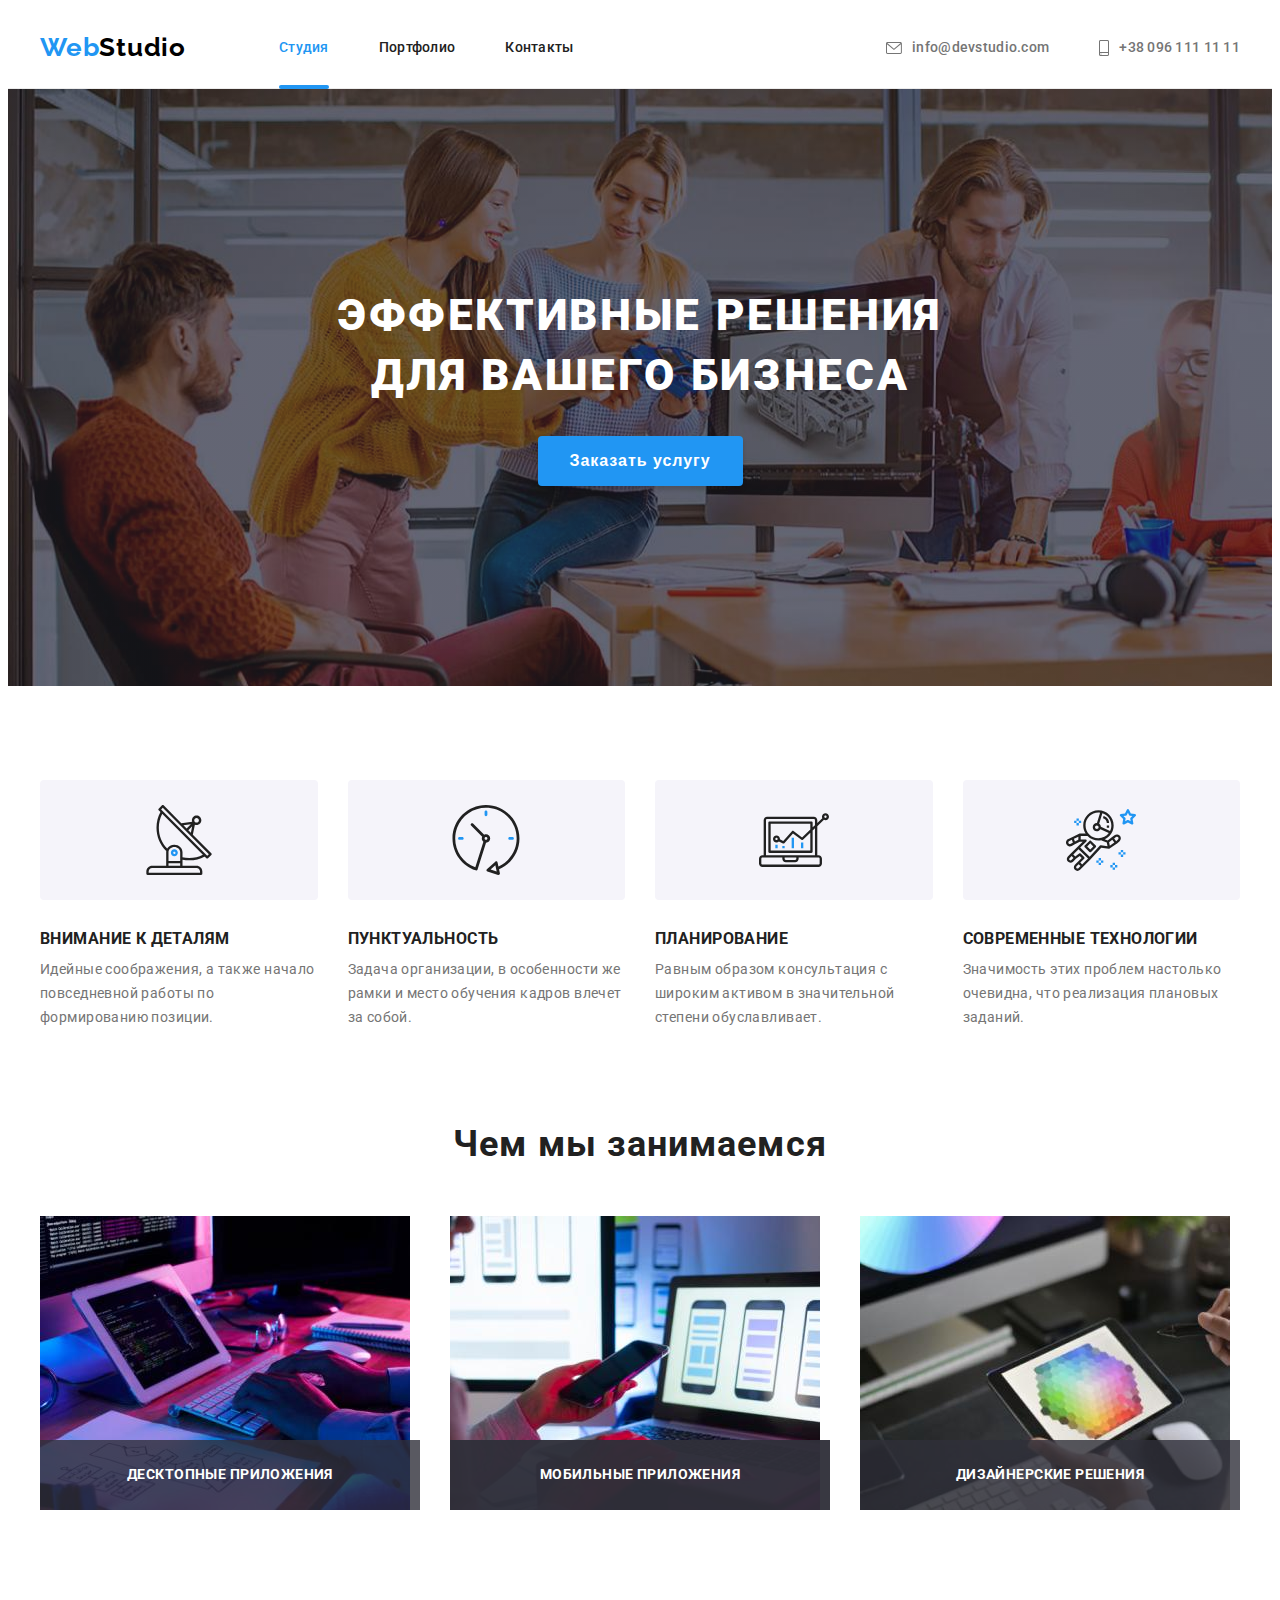
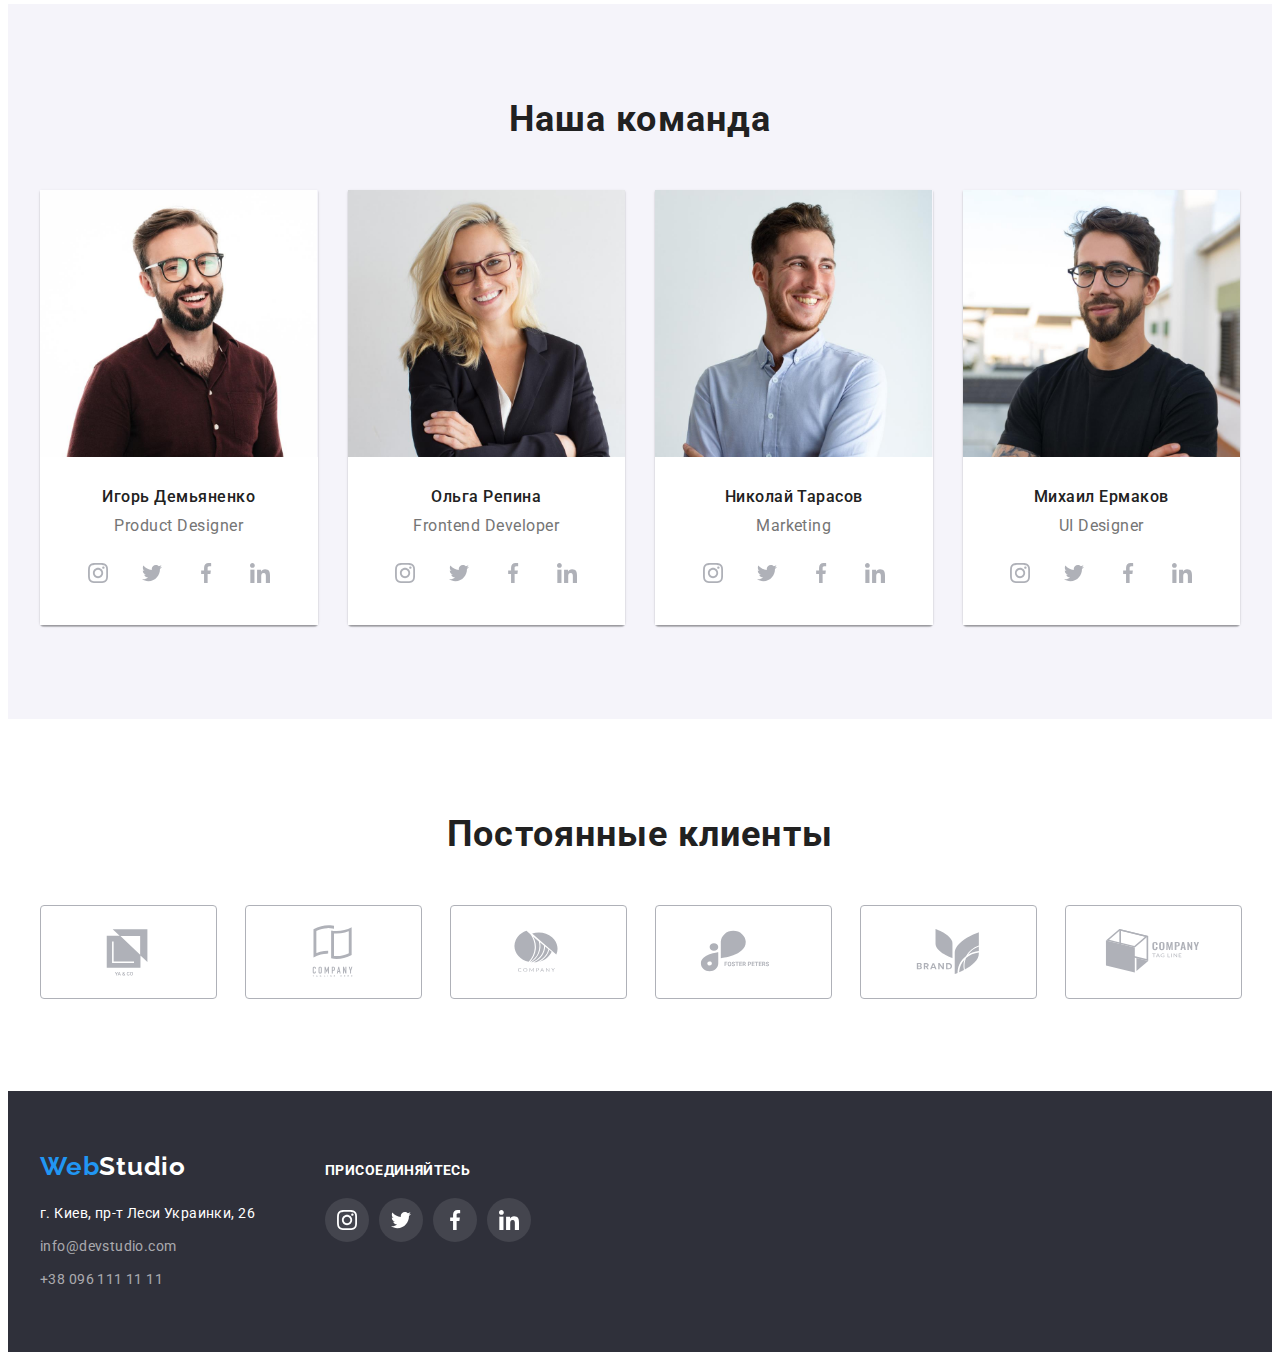
<file: index.html>
<!DOCTYPE html>
<html lang="ru">
    <head>
        <meta charset="UTF-8" />
        <meta http-equiv="X-UA-Compatible" content="IE=edge" />
        <meta name="viewport" content="width=device-width, initial-scale=1.0" />
        <title>WebStudio | Главная</title>

        <link rel="preconnect" href="https://fonts.googleapis.com" />
        <link rel="preconnect" href="https://fonts.gstatic.com" crossorigin />
        <link
            href="https://fonts.googleapis.com/css2?family=Raleway:wght@700&family=Roboto:wght@400;500;700;900&display=swap"
            rel="stylesheet"
        />
        <link
            rel="stylesheet"
            href="https://cdnjs.cloudflare.com/ajax/libs/modern-normalize/1.1.0/modern-normalize.min.css"
            integrity="sha512-wpPYUAdjBVSE4KJnH1VR1HeZfpl1ub8YT/NKx4PuQ5NmX2tKuGu6U/JRp5y+Y8XG2tV+wKQpNHVUX03MfMFn9Q=="
            crossorigin="anonymous"
            referrerpolicy="no-referrer"
        />
        <link rel="stylesheet" href="./css/styles.css" />
    </head>
    <body>
        <header class="header">
            <div class="container header-container">
                <a href="./index.html" lang="en" class="logo logo-header"
                    >Web<span>Studio</span></a
                >
                <nav class="navigation">
                    <ul class="navigation-list">
                        <li class="navigation-item">
                            <a
                                href="./index.html"
                                class="navigation-link current"
                                >Студия</a
                            >
                        </li>
                        <li class="navigation-item">
                            <a href="./portfolio.html" class="navigation-link"
                                >Портфолио</a
                            >
                        </li>
                        <li class="navigation-item">
                            <a href="#" class="navigation-link">Контакты</a>
                        </li>
                    </ul>
                </nav>
                <ul class="contacts">
                    <li class="contacts-item">
                        <a
                            href="mailto:info@devstudio.com"
                            class="contacts-link"
                            ><svg class="contacts-icon-envelope">
                                <use href="./img/icons.svg#icon-envelope"></use>
                            </svg>
                            info@devstudio.com
                        </a>
                    </li>
                    <li class="contacts-item">
                        <a href="tel:+380961111111" class="contacts-link">
                            <svg class="contacts-icon-smartphone">
                                <use
                                    href="./img/icons.svg#icon-smartphone"
                                ></use>
                            </svg>
                            +38 096 111 11 11</a
                        >
                    </li>
                </ul>
            </div>
        </header>
        <main>
            <section class="order-service">
                <div class="container">
                    <h1 class="order-service-title">
                        Эффективные решения для вашего бизнеса
                    </h1>
                    <button
                        type="button"
                        data-modal-open
                        class="order-service-button"
                    >
                        Заказать услугу
                    </button>
                </div>
            </section>
            <section class="features">
                <div class="container">
                    <h2 class="visually-hidden">Особенности</h2>
                    <ul class="features-list">
                        <li class="features-item">
                            <div class="features-item-icon-wrap">
                                <svg class="features-item-icon">
                                    <use
                                        href="./img/icons.svg#icon-antenna"
                                    ></use>
                                </svg>
                            </div>
                            <h3 class="features-title">Внимание к деталям</h3>
                            <p class="features-text">
                                Идейные соображения, а также начало повседневной
                                работы по формированию позиции.
                            </p>
                        </li>
                        <li class="features-item">
                            <div class="features-item-icon-wrap">
                                <svg class="features-item-icon">
                                    <use
                                        href="./img/icons.svg#icon-clock"
                                    ></use>
                                </svg>
                            </div>
                            <h3 class="features-title">Пунктуальность</h3>
                            <p class="features-text">
                                Задача организации, в особенности же рамки и
                                место обучения кадров влечет за собой.
                            </p>
                        </li>
                        <li class="features-item">
                            <div class="features-item-icon-wrap">
                                <svg class="features-item-icon">
                                    <use
                                        href="./img/icons.svg#icon-diagram"
                                    ></use>
                                </svg>
                            </div>
                            <h3 class="features-title">Планирование</h3>
                            <p class="features-text">
                                Равным образом консультация с широким активом в
                                значительной степени обуславливает.
                            </p>
                        </li>
                        <li class="features-item">
                            <div class="features-item-icon-wrap">
                                <svg class="features-item-icon">
                                    <use
                                        href="./img/icons.svg#icon-astronaut"
                                    ></use>
                                </svg>
                            </div>
                            <h3 class="features-title">
                                Современные технологии
                            </h3>
                            <p class="features-text">
                                Значимость этих проблем настолько очевидна, что
                                реализация плановых заданий.
                            </p>
                        </li>
                    </ul>
                </div>
            </section>
            <section class="about-us">
                <div class="container">
                    <h2 class="about-us-title">Чем мы занимаемся</h2>
                    <ul class="about-us-list">
                        <li class="about-us-item">
                            <img
                                src="./img/our-specialization-1.jpg"
                                alt="Разработка сайтов"
                            />
                            <div class="about-us-text-wrap">
                                <p class="about-us-text">
                                    Десктопные приложения
                                </p>
                            </div>
                        </li>
                        <li class="about-us-item">
                            <img
                                src="./img/our-specialization-2.jpg"
                                alt="Разработка мобильных приложений"
                            />
                            <div class="about-us-text-wrap">
                                <p class="about-us-text about-us-text-wrap">
                                    Мобильные приложения
                                </p>
                            </div>
                        </li>
                        <li class="about-us-item">
                            <img
                                src="./img/our-specialization-3.jpg"
                                alt="Разработка уникальных дизайнов"
                            />
                            <div class="about-us-text-wrap">
                                <p class="about-us-text">
                                    Дизайнерские решения
                                </p>
                            </div>
                        </li>
                    </ul>
                </div>
            </section>
            <section class="our-team">
                <div class="container">
                    <h2 class="our-team-title">Наша команда</h2>
                    <ul class="our-team-list">
                        <li class="our-team-item">
                            <img
                                src="./img/igor-demyanenko.jpg"
                                alt="Игорь Демьяненко - дизайнер"
                            />
                            <div class="our-team-description">
                                <h3 class="our-team-secondary-title">
                                    Игорь Демьяненко
                                </h3>
                                <p lang="en" class="our-team-text">
                                    Product Designer
                                </p>
                                <ul class="social-list">
                                    <li class="social-item">
                                        <a
                                            href=""
                                            class="
                                                social-link
                                                our-team-social-link
                                            "
                                            target="_blank"
                                            rel="noopener noreferrer"
                                        >
                                            <svg
                                                class="
                                                    social-icon
                                                    our-team-social-icon
                                                "
                                            >
                                                <use
                                                    href="./img/icons.svg#icon-instagram"
                                                ></use>
                                            </svg>
                                        </a>
                                    </li>
                                    <li class="social-item">
                                        <a
                                            href=""
                                            class="
                                                social-link
                                                our-team-social-link
                                            "
                                            target="_blank"
                                            rel="noopener noreferrer"
                                        >
                                            <svg
                                                class="
                                                    social-icon
                                                    our-team-social-icon
                                                "
                                            >
                                                <use
                                                    href="./img/icons.svg#icon-twitter"
                                                ></use>
                                            </svg>
                                        </a>
                                    </li>
                                    <li class="social-item">
                                        <a
                                            href=""
                                            class="
                                                social-link
                                                our-team-social-link
                                            "
                                            target="_blank"
                                            rel="noopener noreferrer"
                                        >
                                            <svg
                                                class="
                                                    social-icon
                                                    our-team-social-icon
                                                "
                                            >
                                                <use
                                                    href="./img/icons.svg#icon-facebook"
                                                ></use>
                                            </svg>
                                        </a>
                                    </li>
                                    <li class="social-item">
                                        <a
                                            href=""
                                            class="
                                                social-link
                                                our-team-social-link
                                            "
                                            target="_blank"
                                            rel="noopener noreferrer"
                                        >
                                            <svg
                                                class="
                                                    social-icon
                                                    our-team-social-icon
                                                "
                                            >
                                                <use
                                                    href="./img/icons.svg#icon-linkedin"
                                                ></use>
                                            </svg>
                                        </a>
                                    </li>
                                </ul>
                            </div>
                        </li>
                        <li class="our-team-item">
                            <img
                                src="./img/olga-repina.jpg"
                                alt="Ольга Репина - Frontend разработчик"
                            />
                            <div class="our-team-description">
                                <h3 class="our-team-secondary-title">
                                    Ольга Репина
                                </h3>
                                <p lang="en" class="our-team-text">
                                    Frontend Developer
                                </p>
                                <ul class="social-list">
                                    <li class="social-item">
                                        <a
                                            href=""
                                            class="
                                                social-link
                                                our-team-social-link
                                            "
                                            target="_blank"
                                            rel="noopener noreferrer"
                                        >
                                            <svg
                                                class="
                                                    social-icon
                                                    our-team-social-icon
                                                "
                                            >
                                                <use
                                                    href="./img/icons.svg#icon-instagram"
                                                ></use>
                                            </svg>
                                        </a>
                                    </li>
                                    <li class="social-item">
                                        <a
                                            href=""
                                            class="
                                                social-link
                                                our-team-social-link
                                            "
                                            target="_blank"
                                            rel="noopener noreferrer"
                                        >
                                            <svg
                                                class="
                                                    social-icon
                                                    our-team-social-icon
                                                "
                                            >
                                                <use
                                                    href="./img/icons.svg#icon-twitter"
                                                ></use>
                                            </svg>
                                        </a>
                                    </li>
                                    <li class="social-item">
                                        <a
                                            href=""
                                            class="
                                                social-link
                                                our-team-social-link
                                            "
                                            target="_blank"
                                            rel="noopener noreferrer"
                                        >
                                            <svg
                                                class="
                                                    social-icon
                                                    our-team-social-icon
                                                "
                                            >
                                                <use
                                                    href="./img/icons.svg#icon-facebook"
                                                ></use>
                                            </svg>
                                        </a>
                                    </li>
                                    <li class="social-item">
                                        <a
                                            href=""
                                            class="
                                                social-link
                                                our-team-social-link
                                            "
                                            target="_blank"
                                            rel="noopener noreferrer"
                                        >
                                            <svg
                                                class="
                                                    social-icon
                                                    our-team-social-icon
                                                "
                                            >
                                                <use
                                                    href="./img/icons.svg#icon-linkedin"
                                                ></use>
                                            </svg>
                                        </a>
                                    </li>
                                </ul>
                            </div>
                        </li>
                        <li class="our-team-item">
                            <img
                                src="./img/nikolay-tarasov.jpg"
                                alt="Николай Тарасов - Маркетолог"
                            />
                            <div class="our-team-description">
                                <h3 class="our-team-secondary-title">
                                    Николай Тарасов
                                </h3>
                                <p lang="en" class="our-team-text">Marketing</p>
                                <ul class="social-list">
                                    <li class="social-item">
                                        <a
                                            href=""
                                            class="
                                                social-link
                                                our-team-social-link
                                            "
                                            target="_blank"
                                            rel="noopener noreferrer"
                                        >
                                            <svg
                                                class="
                                                    social-icon
                                                    our-team-social-icon
                                                "
                                            >
                                                <use
                                                    href="./img/icons.svg#icon-instagram"
                                                ></use>
                                            </svg>
                                        </a>
                                    </li>
                                    <li class="social-item">
                                        <a
                                            href=""
                                            class="
                                                social-link
                                                our-team-social-link
                                            "
                                            target="_blank"
                                            rel="noopener noreferrer"
                                        >
                                            <svg
                                                class="
                                                    social-icon
                                                    our-team-social-icon
                                                "
                                            >
                                                <use
                                                    href="./img/icons.svg#icon-twitter"
                                                ></use>
                                            </svg>
                                        </a>
                                    </li>
                                    <li class="social-item">
                                        <a
                                            href=""
                                            class="
                                                social-link
                                                our-team-social-link
                                            "
                                            target="_blank"
                                            rel="noopener noreferrer"
                                        >
                                            <svg
                                                class="
                                                    social-icon
                                                    our-team-social-icon
                                                "
                                            >
                                                <use
                                                    href="./img/icons.svg#icon-facebook"
                                                ></use>
                                            </svg>
                                        </a>
                                    </li>
                                    <li class="social-item">
                                        <a
                                            href=""
                                            class="
                                                social-link
                                                our-team-social-link
                                            "
                                            target="_blank"
                                            rel="noopener noreferrer"
                                        >
                                            <svg
                                                class="
                                                    social-icon
                                                    our-team-social-icon
                                                "
                                            >
                                                <use
                                                    href="./img/icons.svg#icon-linkedin"
                                                ></use>
                                            </svg>
                                        </a>
                                    </li>
                                </ul>
                            </div>
                        </li>
                        <li class="our-team-item">
                            <img
                                src="./img/mikhail-yermakov.jpg"
                                alt="Михаил Ермаков - Дизайнер интерфейсов"
                            />
                            <div class="our-team-description">
                                <h3 class="our-team-secondary-title">
                                    Михаил Ермаков
                                </h3>
                                <p lang="en" class="our-team-text">
                                    UI Designer
                                </p>
                                <ul class="social-list">
                                    <li class="social-item">
                                        <a
                                            href=""
                                            class="
                                                social-link
                                                our-team-social-link
                                            "
                                            target="_blank"
                                            rel="noopener noreferrer"
                                        >
                                            <svg
                                                class="
                                                    social-icon
                                                    our-team-social-icon
                                                "
                                            >
                                                <use
                                                    href="./img/icons.svg#icon-instagram"
                                                ></use>
                                            </svg>
                                        </a>
                                    </li>
                                    <li class="social-item">
                                        <a
                                            href=""
                                            class="
                                                social-link
                                                our-team-social-link
                                            "
                                            target="_blank"
                                            rel="noopener noreferrer"
                                        >
                                            <svg
                                                class="
                                                    social-icon
                                                    our-team-social-icon
                                                "
                                            >
                                                <use
                                                    href="./img/icons.svg#icon-twitter"
                                                ></use>
                                            </svg>
                                        </a>
                                    </li>
                                    <li class="social-item">
                                        <a
                                            href=""
                                            class="
                                                social-link
                                                our-team-social-link
                                            "
                                            target="_blank"
                                            rel="noopener noreferrer"
                                        >
                                            <svg
                                                class="
                                                    social-icon
                                                    our-team-social-icon
                                                "
                                            >
                                                <use
                                                    href="./img/icons.svg#icon-facebook"
                                                ></use>
                                            </svg>
                                        </a>
                                    </li>
                                    <li class="social-item">
                                        <a
                                            href=""
                                            class="
                                                social-link
                                                our-team-social-link
                                            "
                                            target="_blank"
                                            rel="noopener noreferrer"
                                        >
                                            <svg
                                                class="
                                                    social-icon
                                                    our-team-social-icon
                                                "
                                            >
                                                <use
                                                    href="./img/icons.svg#icon-linkedin"
                                                ></use>
                                            </svg>
                                        </a>
                                    </li>
                                </ul>
                            </div>
                        </li>
                    </ul>
                </div>
            </section>
            <section class="clients">
                <div class="container">
                    <h2 class="clients-title">Постоянные клиенты</h2>
                    <ul class="clients-list">
                        <li class="clients-item">
                            <a
                                href=""
                                class="clients-link"
                                target="_blank"
                                rel="noopener noreferrer"
                            >
                                <svg class="clients-icon">
                                    <use href="./img/icons.svg#icon-logo"></use>
                                </svg>
                            </a>
                        </li>
                        <li class="clients-item">
                            <a
                                href=""
                                class="clients-link"
                                target="_blank"
                                rel="noopener noreferrer"
                            >
                                <svg class="clients-icon">
                                    <use
                                        href="./img/icons.svg#icon-logo1"
                                    ></use>
                                </svg>
                            </a>
                        </li>
                        <li class="clients-item">
                            <a
                                href=""
                                class="clients-link"
                                target="_blank"
                                rel="noopener noreferrer"
                            >
                                <svg class="clients-icon">
                                    <use
                                        href="./img/icons.svg#icon-logo2"
                                    ></use>
                                </svg>
                            </a>
                        </li>
                        <li class="clients-item">
                            <a
                                href=""
                                class="clients-link"
                                target="_blank"
                                rel="noopener noreferrer"
                            >
                                <svg class="clients-icon">
                                    <use
                                        href="./img/icons.svg#icon-logo3"
                                    ></use>
                                </svg>
                            </a>
                        </li>
                        <li class="clients-item">
                            <a
                                href=""
                                class="clients-link"
                                target="_blank"
                                rel="noopener noreferrer"
                            >
                                <svg class="clients-icon">
                                    <use
                                        href="./img/icons.svg#icon-logo4"
                                    ></use>
                                </svg>
                            </a>
                        </li>
                        <li class="clients-item">
                            <a
                                href=""
                                class="clients-link"
                                target="_blank"
                                rel="noopener noreferrer"
                            >
                                <svg class="clients-icon">
                                    <use
                                        href="./img/icons.svg#icon-logo5"
                                    ></use>
                                </svg>
                            </a>
                        </li>
                    </ul>
                </div>
            </section>
        </main>
        <footer class="footer">
            <div class="container footer-container">
                <div class="footer-address-wrap">
                    <a href="./index.html" lang="en" class="logo logo-footer"
                        >Web<span>Studio</span></a
                    >
                    <address class="footer-address">
                        <p class="footer-address-text">
                            г. Киев, пр-т Леси Украинки, 26
                        </p>
                        <ul class="footer-address-list">
                            <li class="footer-address-item">
                                <a
                                    href="mailto:info@devstudio.com"
                                    class="footer-address-link"
                                    >info@devstudio.com</a
                                >
                            </li>
                            <li>
                                <a
                                    href="tel:+380961111111"
                                    class="footer-address-link"
                                    >+38 096 111 11 11</a
                                >
                            </li>
                        </ul>
                    </address>
                </div>
                <div class="footer-social">
                    <p class="footer-social-title">присоединяйтесь</p>
                    <ul class="social-list">
                        <li class="social-item">
                            <a
                                href=""
                                class="social-link footer-social-link"
                                target="_blank"
                                rel="noopener noreferrer"
                            >
                                <svg class="social-icon footer-social-icon">
                                    <use
                                        href="./img/icons.svg#icon-instagram"
                                    ></use>
                                </svg>
                            </a>
                        </li>
                        <li class="social-item">
                            <a
                                href=""
                                class="social-link footer-social-link"
                                target="_blank"
                                rel="noopener noreferrer"
                            >
                                <svg class="social-icon footer-social-icon">
                                    <use
                                        href="./img/icons.svg#icon-twitter"
                                    ></use>
                                </svg>
                            </a>
                        </li>
                        <li class="social-item">
                            <a
                                href=""
                                class="social-link footer-social-link"
                                target="_blank"
                                rel="noopener noreferrer"
                            >
                                <svg class="social-icon footer-social-icon">
                                    <use
                                        href="./img/icons.svg#icon-facebook"
                                    ></use>
                                </svg>
                            </a>
                        </li>
                        <li class="social-item">
                            <a
                                href=""
                                class="social-link footer-social-link"
                                target="_blank"
                                rel="noopener noreferrer"
                            >
                                <svg class="social-icon footer-social-icon">
                                    <use
                                        href="./img/icons.svg#icon-linkedin"
                                    ></use>
                                </svg>
                            </a>
                        </li>
                    </ul>
                </div>
            </div>
        </footer>
        <div class="backdrop is-hidden" data-modal>
            <div class="modal">
                <button type="button" data-modal-close class="modal-btn">
                    <svg class="modal-close">
                        <use href="./img/icons.svg#icon-close"></use>
                    </svg>
                </button>
            </div>
        </div>
        <script src="./js/modal.js"></script>
    </body>
</html>
</file>
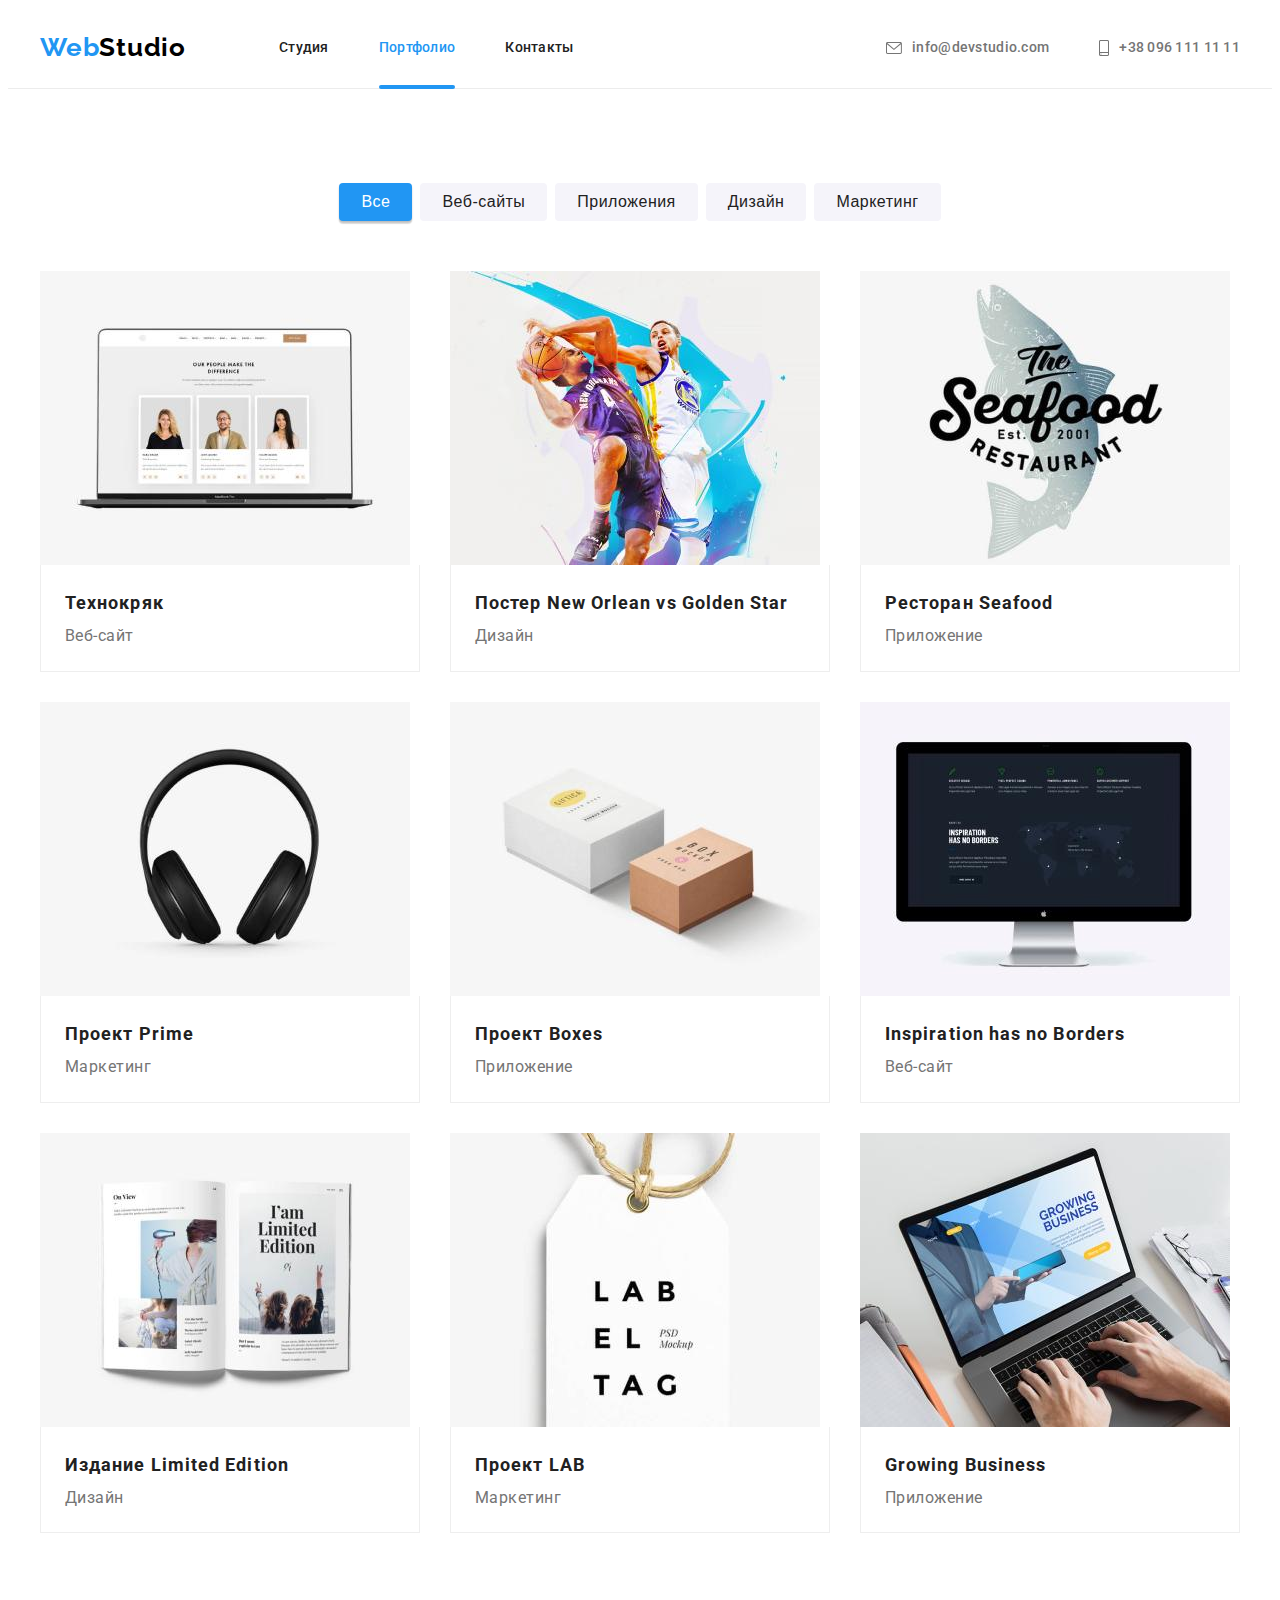
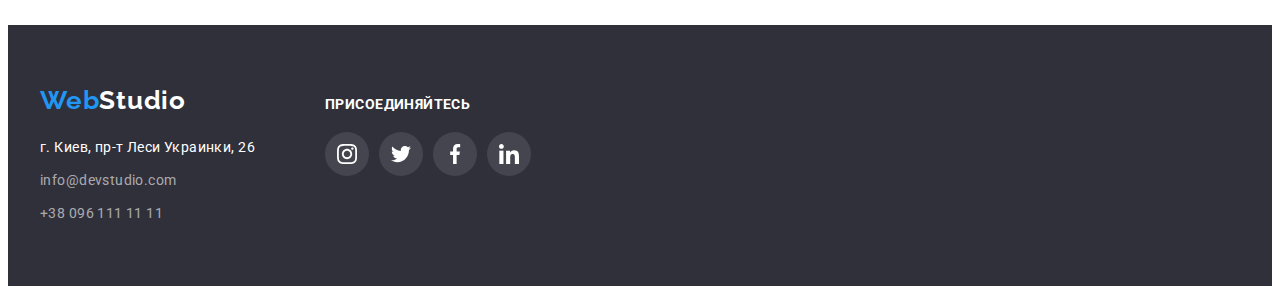
<file: portfolio.html>
<!DOCTYPE html>
<html lang="ru">
    <head>
        <meta charset="UTF-8" />
        <meta http-equiv="X-UA-Compatible" content="IE=edge" />
        <meta name="viewport" content="width=device-width, initial-scale=1.0" />
        <title>WebStudio | Портфолио</title>
        <link rel="preconnect" href="https://fonts.googleapis.com" />
        <link rel="preconnect" href="https://fonts.gstatic.com" crossorigin />
        <link
            href="https://fonts.googleapis.com/css2?family=Raleway:wght@700&family=Roboto:wght@400;500;700;900&display=swap"
            rel="stylesheet"
        />
        <link
            rel="stylesheet"
            href="https://cdnjs.cloudflare.com/ajax/libs/modern-normalize/1.1.0/modern-normalize.min.css"
            integrity="sha512-wpPYUAdjBVSE4KJnH1VR1HeZfpl1ub8YT/NKx4PuQ5NmX2tKuGu6U/JRp5y+Y8XG2tV+wKQpNHVUX03MfMFn9Q=="
            crossorigin="anonymous"
            referrerpolicy="no-referrer"
        />
        <link rel="stylesheet" href="./css/styles.css" />
    </head>
    <body>
        <header class="header">
            <div class="container header-container">
                <a href="./index.html" lang="en" class="logo logo-header"
                    >Web<span>Studio</span></a
                >
                <nav class="navigation">
                    <ul class="navigation-list">
                        <li class="navigation-item">
                            <a href="./index.html" class="navigation-link"
                                >Студия</a
                            >
                        </li>
                        <li class="navigation-item">
                            <a
                                href="./portfolio.html"
                                class="navigation-link current"
                                >Портфолио</a
                            >
                        </li>
                        <li class="navigation-item">
                            <a href="#" class="navigation-link">Контакты</a>
                        </li>
                    </ul>
                </nav>
                <ul class="contacts">
                    <li class="contacts-item">
                        <a
                            href="mailto:info@devstudio.com"
                            class="contacts-link"
                            ><svg class="contacts-icon-envelope">
                                <use href="./img/icons.svg#icon-envelope"></use>
                            </svg>
                            info@devstudio.com
                        </a>
                    </li>
                    <li class="contacts-item">
                        <a href="tel:+380961111111" class="contacts-link">
                            <svg class="contacts-icon-smartphone">
                                <use
                                    href="./img/icons.svg#icon-smartphone"
                                ></use>
                            </svg>
                            +38 096 111 11 11</a
                        >
                    </li>
                </ul>
            </div>
        </header>
        <main>
            <h1 class="visually-hidden">Портфолио</h1>
            <section class="our-works">
                <div class="container">
                    <ul class="our-works-button-list">
                        <li class="our-works-button-item">
                            <button
                                type="button"
                                class="our-works-button active-button"
                            >
                                Все
                            </button>
                        </li>
                        <li class="our-works-button-item">
                            <button type="button" class="our-works-button">
                                Веб-сайты
                            </button>
                        </li>
                        <li class="our-works-button-item">
                            <button type="button" class="our-works-button">
                                Приложения
                            </button>
                        </li>
                        <li class="our-works-button-item">
                            <button type="button" class="our-works-button">
                                Дизайн
                            </button>
                        </li>
                        <li class="our-works-button-item">
                            <button type="button" class="our-works-button">
                                Маркетинг
                            </button>
                        </li>
                    </ul>
                    <ul class="our-work-list">
                        <li class="our-work-item">
                            <a href="#" class="our-work-link">
                                <div class="our-work-img-wrap">
                                    <img
                                        src="./img/portfolio-img/techno-crack.jpg"
                                        alt="ноутбук с превью сайта"
                                    />
                                    <p class="our-work-img-text">
                                        Технокряк это современная площадка
                                        распространения коронавируса. Компании
                                        используют эту платформу для цифрового
                                        шпионажа и атак на защищённые сервера
                                        конкурентов.
                                    </p>
                                </div>
                                <div class="our-works-description">
                                    <h2 class="our-works-title">Технокряк</h2>
                                    <p class="our-works-text">Веб-сайт</p>
                                </div>
                            </a>
                        </li>
                        <li class="our-work-item">
                            <a href="#" class="our-work-link">
                                <div class="our-work-img-wrap">
                                    <img
                                        src="./img/portfolio-img/poster.jpg"
                                        alt="банер с баскетболистами"
                                    />
                                    <p class="our-work-img-text">
                                        Lorem ipsum dolor sit amet consectetur
                                        adipisicing elit. Libero modi eveniet
                                        culpa vero dolor voluptatibus dolorum
                                        minus quas sint voluptate.
                                    </p>
                                </div>
                                <div class="our-works-description">
                                    <h2 class="our-works-title">
                                        Постер
                                        <span lang="en"
                                            >New Orlean vs Golden Star</span
                                        >
                                    </h2>
                                    <p class="our-works-text">Дизайн</p>
                                </div>
                            </a>
                        </li>
                        <li class="our-work-item">
                            <a href="#" class="our-work-link">
                                <div class="our-work-img-wrap">
                                    <img
                                        src="./img/portfolio-img/seafood.jpg"
                                        alt="логотип ресторана"
                                    />
                                    <p class="our-work-img-text">
                                        Lorem ipsum dolor sit amet consectetur
                                        adipisicing elit. Libero modi eveniet
                                        culpa vero dolor voluptatibus dolorum
                                        minus quas sint voluptate.
                                    </p>
                                </div>
                                <div class="our-works-description">
                                    <h2 class="our-works-title">
                                        Ресторан <span lang="en">Seafood</span>
                                    </h2>
                                    <p class="our-works-text">Приложение</p>
                                </div>
                            </a>
                        </li>
                        <li class="our-work-item">
                            <a href="#" class="our-work-link">
                                <div class="our-work-img-wrap">
                                    <img
                                        src="./img/portfolio-img/project-prime.jpg"
                                        alt="наушники"
                                    />
                                    <p class="our-work-img-text">
                                        Lorem ipsum dolor sit amet consectetur
                                        adipisicing elit. Libero modi eveniet
                                        culpa vero dolor voluptatibus dolorum
                                        minus quas sint voluptate.
                                    </p>
                                </div>
                                <div class="our-works-description">
                                    <h2 class="our-works-title">
                                        Проект <span lang="en">Prime</span>
                                    </h2>
                                    <p class="our-works-text">Маркетинг</p>
                                </div>
                            </a>
                        </li>
                        <li class="our-work-item">
                            <a href="#" class="our-work-link">
                                <div class="our-work-img-wrap">
                                    <img
                                        src="./img/portfolio-img/project-boxes.jpg"
                                        alt="две коробки"
                                    />
                                    <p class="our-work-img-text">
                                        Lorem ipsum dolor sit amet consectetur
                                        adipisicing elit. Libero modi eveniet
                                        culpa vero dolor voluptatibus dolorum
                                        minus quas sint voluptate.
                                    </p>
                                </div>
                                <div class="our-works-description">
                                    <h2 class="our-works-title">
                                        Проект <span lang="en">Boxes</span>
                                    </h2>
                                    <p class="our-works-text">Приложение</p>
                                </div>
                            </a>
                        </li>
                        <li class="our-work-item">
                            <a href="#" class="our-work-link">
                                <div class="our-work-img-wrap">
                                    <img
                                        src="./img/portfolio-img/inspiration-borders.jpg"
                                        alt="монитор"
                                    />
                                    <p class="our-work-img-text">
                                        Lorem ipsum dolor sit amet consectetur
                                        adipisicing elit. Libero modi eveniet
                                        culpa vero dolor voluptatibus dolorum
                                        minus quas sint voluptate.
                                    </p>
                                </div>
                                <div class="our-works-description">
                                    <h2 class="our-works-title" lang="en">
                                        Inspiration has no Borders
                                    </h2>
                                    <p class="our-works-text">Веб-сайт</p>
                                </div>
                            </a>
                        </li>
                        <li class="our-work-item">
                            <a href="#" class="our-work-link">
                                <div class="our-work-img-wrap">
                                    <img
                                        src="./img/portfolio-img/limited-edition.jpg"
                                        alt="развёрнутая книга"
                                    />
                                    <p class="our-work-img-text">
                                        Lorem ipsum dolor sit amet consectetur
                                        adipisicing elit. Libero modi eveniet
                                        culpa vero dolor voluptatibus dolorum
                                        minus quas sint voluptate.
                                    </p>
                                </div>
                                <div class="our-works-description">
                                    <h2 class="our-works-title">
                                        Издание
                                        <span lang="en">Limited Edition</span>
                                    </h2>
                                    <p class="our-works-text">Дизайн</p>
                                </div>
                            </a>
                        </li>
                        <li class="our-work-item">
                            <a href="#" class="our-work-link">
                                <div class="our-work-img-wrap">
                                    <img
                                        src="./img/portfolio-img/project-lab.jpg"
                                        alt="бирка с названием компании"
                                    />
                                    <p class="our-work-img-text">
                                        Lorem ipsum dolor sit amet consectetur
                                        adipisicing elit. Libero modi eveniet
                                        culpa vero dolor voluptatibus dolorum
                                        minus quas sint voluptate.
                                    </p>
                                </div>
                                <div class="our-works-description">
                                    <h2 class="our-works-title">
                                        Проект <span lang="en">LAB</span>
                                    </h2>
                                    <p class="our-works-text">Маркетинг</p>
                                </div>
                            </a>
                        </li>
                        <li class="our-work-item">
                            <a href="#" class="our-work-link">
                                <div class="our-work-img-wrap">
                                    <img
                                        src="./img/portfolio-img/growing-business.jpg"
                                        alt="человек печатает на ноутбуке"
                                    />
                                    <p class="our-work-img-text">
                                        Lorem ipsum dolor sit amet consectetur
                                        adipisicing elit. Libero modi eveniet
                                        culpa vero dolor voluptatibus dolorum
                                        minus quas sint voluptate.
                                    </p>
                                </div>
                                <div class="our-works-description">
                                    <h2 class="our-works-title" lang="en">
                                        Growing Business
                                    </h2>
                                    <p class="our-works-text">Приложение</p>
                                </div>
                            </a>
                        </li>
                    </ul>
                </div>
            </section>
        </main>
        <footer class="footer">
            <div class="container footer-container">
                <div class="footer-address-wrap">
                    <a href="./index.html" lang="en" class="logo logo-footer"
                        >Web<span>Studio</span></a
                    >
                    <address class="footer-address">
                        <p class="footer-address-text">
                            г. Киев, пр-т Леси Украинки, 26
                        </p>
                        <ul class="footer-address-list">
                            <li class="footer-address-item">
                                <a
                                    href="mailto:info@devstudio.com"
                                    class="footer-address-link"
                                    >info@devstudio.com</a
                                >
                            </li>
                            <li>
                                <a
                                    href="tel:+380961111111"
                                    class="footer-address-link"
                                    >+38 096 111 11 11</a
                                >
                            </li>
                        </ul>
                    </address>
                </div>
                <div class="footer-social">
                    <p class="footer-social-title">присоединяйтесь</p>
                    <ul class="social-list">
                        <li class="social-item">
                            <a href="" class="social-link footer-social-link">
                                <svg class="social-icon footer-social-icon">
                                    <use
                                        href="./img/icons.svg#icon-instagram"
                                    ></use>
                                </svg>
                            </a>
                        </li>
                        <li class="social-item">
                            <a href="" class="social-link footer-social-link">
                                <svg class="social-icon footer-social-icon">
                                    <use
                                        href="./img/icons.svg#icon-twitter"
                                    ></use>
                                </svg>
                            </a>
                        </li>
                        <li class="social-item">
                            <a href="" class="social-link footer-social-link">
                                <svg class="social-icon footer-social-icon">
                                    <use
                                        href="./img/icons.svg#icon-facebook"
                                    ></use>
                                </svg>
                            </a>
                        </li>
                        <li class="social-item">
                            <a href="" class="social-link footer-social-link">
                                <svg class="social-icon footer-social-icon">
                                    <use
                                        href="./img/icons.svg#icon-linkedin"
                                    ></use>
                                </svg>
                            </a>
                        </li>
                    </ul>
                </div>
            </div>
        </footer>
    </body>
</html>
</file>
<file: css/styles.css>
:root {
    --first-background-color: #ffffff;
    --secondary-background-color: #2f303a;
    --third-background-color: #f5f4fa;
    --header-logo: #000000;
    --primery-text-color: #757575;
    --primery-title-color: #212121;
    --links-hover-color: #2196f3;
    --button-hover-color: #188ce8;
    --footer-links-color: rgba(255, 255, 255, 0.6);
    --header-border-bottom: #ececec;
    --our-work-item-border: #eeeeee;
    --our-team-sicoal-icon: #afb1b8;
    --footer-social-icon-color: rgba(255, 255, 255, 0.1);
    --transition-timing: cubic-bezier(0.4, 0, 0.2, 1);
}

body {
    font-family: 'Roboto', sans-serif;
    color: var(--primery-title-color);
    background-color: var(--first-background-color);
}

ul {
    list-style: none;
}

a {
    text-decoration: none;
    color: inherit;
}

p,
h1,
h2,
h3,
h4,
h5,
h6 {
    margin: 0;
}

ul {
    margin: 0;
    padding: 0;
}

button {
    cursor: pointer;
}

ul {
    list-style: none;
}

img {
    display: block;
    max-width: 100%;
    height: auto;
}

.container {
    width: 1200px;
    padding-right: 15px;
    padding-left: 15px;
    margin: 0 auto;
}

.visually-hidden {
    position: absolute;
    white-space: nowrap;
    width: 1px;
    height: 1px;
    overflow: hidden;
    border: 0;
    padding: 0;
    clip: rect(0 0 0 0);
    clip-path: inset(50%);
    margin: -1px;
}

.logo {
    font-family: Raleway;
    font-weight: 700;
    font-size: 26px;
    line-height: 1.19;
    letter-spacing: 0.03em;
    color: var(--links-hover-color);
}

/* social icon list
   ========================================================================== */

.social-list {
    display: flex;
    justify-content: center;
}

.social-item {
    width: 44px;
    height: 44px;
    margin-right: 10px;
}

.social-item:last-child {
    margin-right: 0;
}

.social-link {
    display: flex;
    width: 100%;
    height: 100%;
    justify-content: center;
    align-items: center;
    border-radius: 50%;
}

.social-icon {
    width: 20px;
    height: 20px;
}

/* links
   ========================================================================== */

.current,
.footer-address-link:hover,
.footer-address-link:focus,
.contacts-link:hover,
.contacts-link:focus,
.navigation-link:hover,
.navigation-link:focus {
    color: var(--links-hover-color);
}

.current::after {
    content: '';
    display: block;
    width: 100%;
    height: 4px;
    border-radius: 2px;
    position: absolute;
    bottom: -1px;
    background-color: var(--links-hover-color);
}

/* header
   ========================================================================== */

.header {
    border-bottom: 1px solid var(--header-border-bottom);
}

.header-container {
    display: flex;
    align-items: center;
}

.navigation-list {
    display: flex;
}

.logo-header {
    margin-right: 93px;
    padding-top: 24px;
    padding-bottom: 25px;
}

.logo span {
    color: var(--header-logo);
}

.navigation {
    margin-right: auto;
    font-weight: 500;
    font-size: 14px;
    line-height: 1.14;
    letter-spacing: 0.02em;
}

.navigation-link {
    display: block;
    padding-top: 32px;
    padding-bottom: 32px;
    transition: color 250ms var(--transition-timing);
}

.navigation-item:not(:last-child) {
    position: relative;
    margin-right: 50px;
}

.contacts {
    display: flex;
    font-weight: 500;
    font-size: 14px;
    line-height: 1.14;
    letter-spacing: 0.02em;
    color: var(--primery-text-color);
}

.contacts-icon-envelope {
    width: 16px;
    height: 12px;
    margin-right: 10px;
    fill: var(--primery-text-color);
    transition: fill 250ms var(--transition-timing);
}

.contacts-link:hover .contacts-icon-envelope,
.contacts-link:focus .contacts-icon-envelope {
    fill: var(--links-hover-color);
}

.contacts-icon-smartphone {
    width: 10px;
    height: 16px;
    margin-right: 10px;
    fill: var(--primery-text-color);
    transition: fill 250ms var(--transition-timing);
}

.contacts-link:hover .contacts-icon-smartphone,
.contacts-link:focus .contacts-icon-smartphone {
    fill: var(--links-hover-color);
}

.contacts-link {
    display: flex;
    padding-top: 32px;
    padding-bottom: 32px;
    align-items: center;
    transition: color 250ms var(--transition-timing);
}

.contacts-item:not(:last-child) {
    margin-right: 50px;
}

/* order service
   ========================================================================== */

.order-service {
    max-width: 1600px;
    margin: 0 auto;
    padding-top: 197px;
    padding-bottom: 200px;
    background-image: linear-gradient(
            rgba(47, 48, 58, 0.4),
            rgba(47, 48, 58, 0.4)
        ),
        url(../img/order-service-bg.jpg);
    background-color: var(--secondary-background-color);
}

.order-service-title {
    width: 696px;
    margin: 0 auto 30px;
    text-align: center;
    font-weight: 900;
    font-size: 44px;
    line-height: 1.36;
    letter-spacing: 0.06em;
    text-transform: uppercase;
    color: var(--first-background-color);
}

.order-service-button {
    display: block;
    min-width: 200px;
    min-height: 50px;
    padding: 10px 32px;
    margin: 0 auto;
    border: 0;
    border-radius: 4px;
    font-weight: 700;
    font-size: 16px;
    line-height: 1.88;
    letter-spacing: 0.06em;
    color: var(--first-background-color);
    background-color: var(--links-hover-color);
    box-shadow: 0px 4px 4px rgba(0, 0, 0, 0.15);
    transition: background-color 250ms var(--transition-timing);
}

.order-service-button:hover,
.order-service-button:focus {
    background-color: var(--button-hover-color);
}
/* features
   ========================================================================== */

.features {
    font-size: 14px;
    letter-spacing: 0.03em;
    padding-top: 94px;
    padding-bottom: 94px;
}

.features-list {
    display: flex;
    flex-wrap: wrap;
    margin-right: -30px;
}

.features-item {
    flex-basis: calc(100% / 4 - 30px);
    margin-right: 30px;
    width: 270px;
}

.features-item-icon-wrap {
    display: flex;
    min-height: 120px;
    justify-content: center;
    align-items: center;
    margin-bottom: 30px;
    border-radius: 4px;
    background-color: var(--third-background-color);
}

.features-item-icon {
    width: 70px;
    height: 70px;
    fill: var(--primery-title-color);
}

.features-title {
    margin-bottom: 10px;
}

.features-item .features-title {
    font-weight: 700;
    line-height: 1.14;
    text-transform: uppercase;
}

.features-text {
    line-height: 1.71;
    color: var(--primery-text-color);
}

/* about us
   ========================================================================== */

.about-us {
    padding-bottom: 94px;
}

.about-us-list {
    display: flex;
    flex-wrap: wrap;
    margin-right: -30px;
}

.about-us-item {
    position: relative;
    flex-basis: calc(100% / 3 - 30px);
    margin-right: 30px;
}

.about-us-text-wrap {
    display: flex;
    width: 100%;
    height: 70px;
    justify-content: center;
    align-items: center;
    position: absolute;
    bottom: 0;
    background: rgba(47, 48, 58, 0.8);
}

.about-us-text {
    text-align: center;
    font-weight: 700;
    font-size: 14px;
    line-height: 1.14;
    letter-spacing: 0.03em;
    text-transform: uppercase;
    color: var(--first-background-color);
}

.about-us-title {
    margin-bottom: 50px;
    text-align: center;
    font-weight: 700;
    font-size: 36px;
    line-height: 1.16;
    letter-spacing: 0.03em;
}

/* our team
   ========================================================================== */

.our-team {
    padding-top: 94px;
    padding-bottom: 94px;
    background-color: var(--third-background-color);
}

.our-team-title {
    margin-bottom: 50px;
    text-align: center;
    font-weight: 700;
    font-size: 36px;
    line-height: 1.17;
    letter-spacing: 0.03em;
}

.our-team-list {
    display: flex;
    flex-wrap: wrap;
    margin-right: -30px;
}

.our-team-item {
    flex-basis: calc(100% / 4 - 30px);
    margin-right: 30px;
    border-radius: 0px 0px 4px 4px;
    box-shadow: 0px 1px 3px rgba(0, 0, 0, 0.12), 0px 1px 1px rgba(0, 0, 0, 0.14),
        0px 2px 1px rgba(0, 0, 0, 0.2);
}

.our-team-description {
    padding-top: 30px;
    padding-bottom: 30px;
    text-align: center;
    background-color: var(--first-background-color);
}

.our-team-secondary-title {
    margin-bottom: 10px;
    font-weight: 500;
    font-size: 16px;
    line-height: 1.19;
    letter-spacing: 0.03em;
}

.our-team-text {
    margin-bottom: 16px;
    font-size: 16px;
    line-height: 1.19;
    letter-spacing: 0.03em;
    color: var(--primery-text-color);
}

.our-team-social-link {
    transition: background-color 250ms var(--transition-timing);
}

.our-team-social-link:hover,
.our-team-social-link:focus {
    background-color: var(--links-hover-color);
}

.our-team-social-link:hover .our-team-social-icon,
.our-team-social-link:focus .our-team-social-icon {
    fill: var(--first-background-color);
}

.our-team-social-icon {
    fill: var(--our-team-sicoal-icon);
    transition: fill 250ms var(--transition-timing);
}

/* clients
   ========================================================================== */

.clients {
    padding-top: 94px;
    padding-bottom: 94px;
}

.clients-title {
    margin-bottom: 50px;
    font-weight: 700;
    font-size: 36px;
    line-height: calc(42 / 36);
    text-align: center;
    letter-spacing: 0.03em;
    color: var(--primery-title-color);
}

.clients-list {
    display: flex;
    flex-wrap: wrap;
    margin-right: -30px;
}

.clients-item {
    flex-basis: calc(100% / 6 - 30px);
    width: 170px;
    height: 92px;
    margin-right: 30px;
}

.clients-link {
    display: flex;
    width: 100%;
    height: 100%;
    border: 1px solid var(--our-team-sicoal-icon);
    border-radius: 4px;
    justify-content: center;
    align-items: center;
    transition: border-color 250ms var(--transition-timing);
}

.clients-link:hover,
.clients-link:focus {
    border-color: var(--links-hover-color);
}

.clients-icon {
    width: 106px;
    height: 60px;
    fill: var(--our-team-sicoal-icon);
    transition: fill 250ms var(--transition-timing);
}

.clients-link:hover .clients-icon,
.clients-link:focus .clients-icon {
    fill: var(--links-hover-color);
}

/* footer
   ========================================================================== */
.footer {
    padding-top: 60px;
    padding-bottom: 60px;
    background-color: var(--secondary-background-color);
}

.footer-container {
    display: flex;
    align-items: baseline;
}

.footer-address-wrap {
    margin-right: 70px;
}

.footer-address {
    font-style: normal;
    font-size: 14px;
    line-height: 1.71;
    letter-spacing: 0.03em;
}

.footer-address-item:not(:last-child) {
    margin-bottom: 9px;
}

.footer-address-text {
    margin-bottom: 9px;
    color: var(--first-background-color);
}

.footer-address-link {
    color: rgba(255, 255, 255, 0.6);
    transition: color 250ms var(--transition-timing);
}

.logo-footer {
    display: block;
    margin-bottom: 20px;
}

.logo-footer span {
    color: var(--first-background-color);
}

.footer-social-title {
    margin-bottom: 20px;
    font-weight: 700;
    font-size: 14px;
    line-height: calc(16 / 14);
    letter-spacing: 0.03em;
    text-transform: uppercase;
    color: var(--first-background-color);
}

.footer-social-link {
    background: var(--footer-social-icon-color);
    transition: background-color 250ms var(--transition-timing);
}

.footer-social-icon {
    fill: var(--first-background-color);
}

.footer-social-link:hover,
.footer-social-link:focus {
    background-color: var(--links-hover-color);
}

/* our works
   ========================================================================== */

.our-works {
    padding-top: 94px;
    padding-bottom: 92px;
}

.our-works-button-list {
    display: flex;
    margin-bottom: 50px;
    justify-content: center;
}

.our-works-button-item:not(:last-child) {
    margin-right: 8px;
}

.our-works-button {
    padding: 6px 22px;
    border-radius: 4px;
    border: 0;
    font-weight: 500;
    font-size: 16px;
    line-height: 1.63;
    letter-spacing: 0.03em;
    color: inherit;
    background-color: var(--third-background-color);
    transition: color 250ms var(--transition-timing),
        background-color 250ms var(--transition-timing),
        box-shadow 250ms var(--transition-timing);
}

.active-button,
.our-works-button:hover,
.our-works-button:focus {
    color: var(--first-background-color);
    background-color: var(--links-hover-color);
    box-shadow: 0px 3px 1px rgba(0, 0, 0, 0.1), 0px 1px 2px rgba(0, 0, 0, 0.08),
        0px 2px 2px rgba(0, 0, 0, 0.12);
}

.our-work-list {
    display: flex;
    flex-wrap: wrap;
    margin-right: -30px;
    margin-bottom: -30px;
}

.our-work-item {
    flex-basis: calc(100% / 3 - 30px);
    margin-right: 30px;
    margin-bottom: 30px;
}

.our-work-link:hover .our-work-img-text,
.our-work-link:focus .our-work-img-text {
    transform: translateY(-100%);
}

.our-work-link {
    display: block;
    transition: box-shadow 250ms var(--transition-timing);
}

.our-work-link:hover,
.our-work-link:focus {
    box-shadow: 0px 1px 1px rgba(0, 0, 0, 0.12), 0px 4px 4px rgba(0, 0, 0, 0.06),
        1px 4px 6px rgba(0, 0, 0, 0.16);
}

.our-work-img-wrap {
    position: relative;
    overflow: hidden;
}

.our-work-img-text {
    padding: 63px 24px;
    width: 100%;
    height: 100%;
    position: absolute;
    top: 100%;
    left: 0;
    font-size: 18px;
    line-height: 1.56;
    letter-spacing: 0.03em;
    color: var(--first-background-color);
    background-color: rgba(33, 150, 243, 0.9);
    transition: transform 250ms var(--transition-timing);
}

.our-works-description {
    padding: 20px 24px;
    border-right: 1px solid var(--our-work-item-border);
    border-bottom: 1px solid var(--our-work-item-border);
    border-left: 1px solid var(--our-work-item-border);
    background-color: var(--first-background-color);
}

.our-works-title {
    font-weight: 700;
    font-size: 18px;
    line-height: 2;
    letter-spacing: 0.06em;
}
.our-works-text {
    font-size: 16px;
    line-height: 1.86;
    letter-spacing: 0.03em;
    color: var(--primery-text-color);
}

/* modal
   ========================================================================== */
.backdrop {
    width: 100vw;
    height: 100vh;
    position: fixed;
    top: 0;
    background: rgba(0, 0, 0, 0.2);
    transition: visibility 500ms var(--transition-timing),
        opacity 1000ms var(--transition-timing);
}

.modal {
    position: absolute;
    width: 528px;
    height: 581px;
    top: 50%;
    left: 50%;
    transform: translate(-50%, -50%) scale(1) rotate(0deg);
    background-color: var(--first-background-color);
    box-shadow: 0px 1px 3px rgba(0, 0, 0, 0.12), 0px 1px 1px rgba(0, 0, 0, 0.14),
        0px 2px 1px rgba(0, 0, 0, 0.2);
    border-radius: 4px;
    transition: transform 500ms var(--transition-timing);
}

.backdrop.is-hidden .modal {
    transform: translate(-50%, -50%) scale(0.1) rotate(180deg);
    transition: transform 500ms var(--transition-timing);
}

.modal-btn {
    display: flex;
    justify-items: center;
    align-items: center;
    width: 30px;
    height: 30px;
    position: absolute;
    top: 8px;
    right: 8px;
    border: 1px solid rgba(0, 0, 0, 0.1);
    border-radius: 50%;
    background-color: inherit;
}

.modal-close {
    width: 18px;
    height: 18px;
}

.is-hidden {
    visibility: hidden;
    opacity: 0;
    pointer-events: none;
}
</file>
